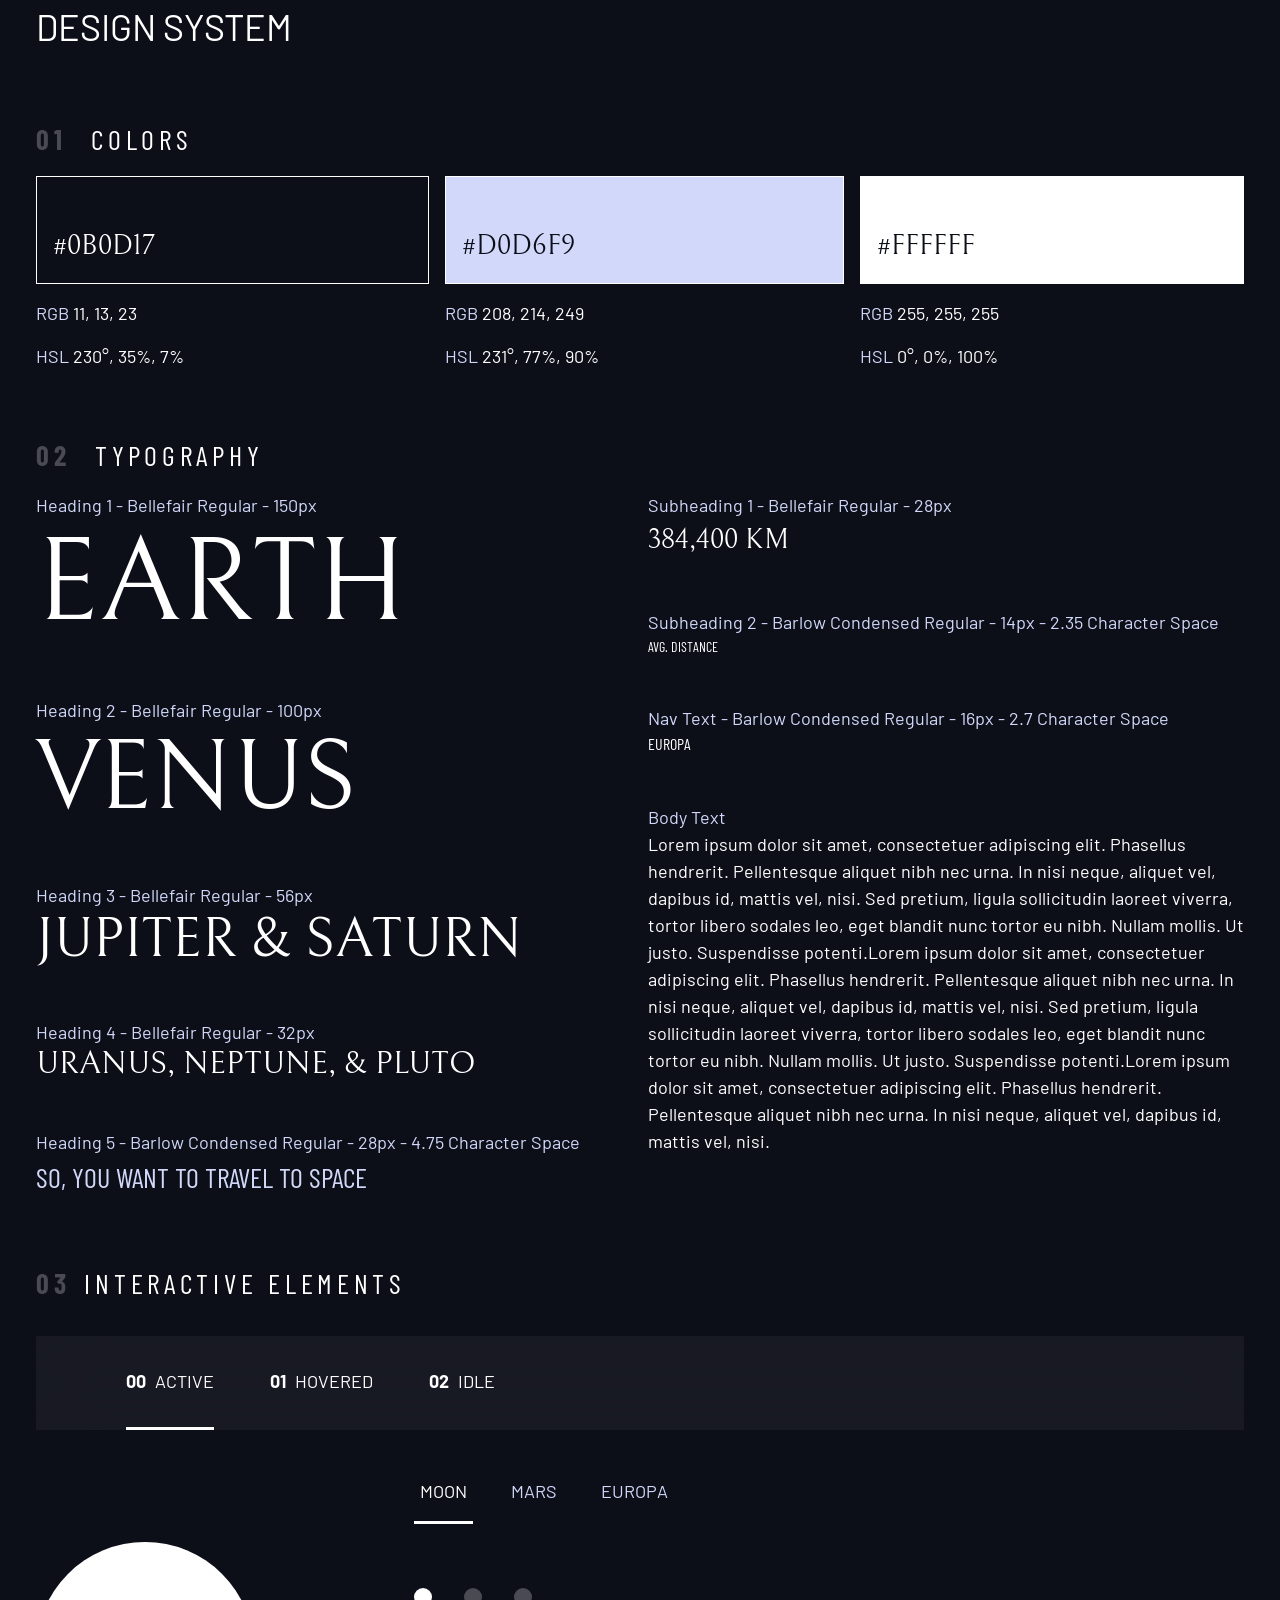
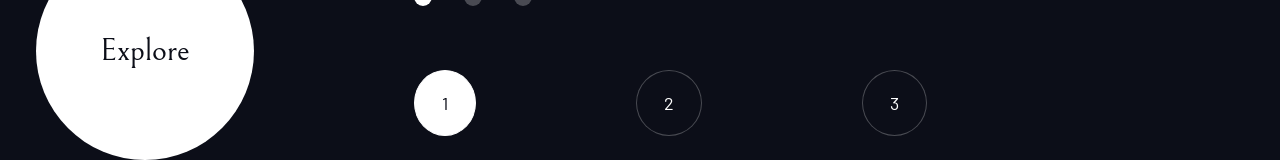
<file: design-system.html>
<!doctype html>
<html lang="en">
  <head>
    <meta charset="UTF-8" />
    <meta name="viewport" content="width=device-width, initial-scale=1.0" />
    <link rel="preconnect" href="https://fonts.googleapis.com" />
    <link rel="preconnect" href="https://fonts.gstatic.com" crossorigin />
    <link
      href="https://fonts.googleapis.com/css2?family=Barlow+Condensed:ital,wght@0,100;0,200;0,300;0,400;0,500;0,600;0,700;0,800;0,900;1,100;1,200;1,300;1,400;1,500;1,600;1,700;1,800;1,900&family=Barlow:ital,wght@0,100;0,200;0,300;0,400;0,500;0,600;0,700;0,800;0,900;1,100;1,200;1,300;1,400;1,500;1,600;1,700;1,800;1,900&family=Bellefair&display=swap"
      rel="stylesheet"
    />
    <link rel="stylesheet" href="index.css" />
    <title>Design Systems</title>
  </head>
  <body>
    <div class="wrapper">
      <h1 class="uppercase">Design system</h1>
      <section id="colors" class="flow" style="margin: 4rem 0">
        <h2 class="numbered-title"><span>01</span> colors</h2>
        <div class="flex">
          <div class="flow" style="flex-grow: 1">
            <div
              class="bg-dark text-white ff-serif fs-500"
              style="padding: 3rem 1rem 1rem; border: 1px solid white"
            >
              #0B0D17
            </div>
            <p><span class="text-accent">RGB</span> 11, 13, 23</p>
            <p><span class="text-accent">HSL</span> 230°, 35%, 7%</p>
          </div>
          <div class="flow" style="flex-grow: 1">
            <div
              class="bg-accent text-dark ff-serif fs-500"
              style="padding: 3rem 1rem 1rem; border: 1px solid white"
            >
              #D0D6F9
            </div>
            <p><span class="text-accent">RGB</span> 208, 214, 249</p>
            <p><span class="text-accent">HSL</span> 231°, 77%, 90%</p>
          </div>
          <div class="flow" style="flex-grow: 1">
            <div
              class="bg-white text-dark ff-serif fs-500"
              style="padding: 3rem 1rem 1rem; border: 1px solid white"
            >
              #FFFFFF
            </div>
            <p><span class="text-accent">RGB</span> 255, 255, 255</p>
            <p><span class="text-accent">HSL</span> 0°, 0%, 100%</p>
          </div>
        </div>
      </section>

      <section class="flow" id="typography" style="margin: 4rem 0">
        <h2 class="numbered-title"><span>02 </span>Typography</h2>
        <div class="flex">
          <div class="flow" style="flex-basis: 100%; --flow-space: 3rem">
            <div>
              <p class="text-accent">Heading 1 - Bellefair Regular - 150px</p>
              <p class="fs-900 ff-serif uppercase">Earth</p>
            </div>
            <div>
              <p class="text-accent">Heading 2 - Bellefair Regular - 100px</p>
              <p class="fs-800 ff-serif uppercase">Venus</p>
            </div>
            <div>
              <p class="text-accent">Heading 3 - Bellefair Regular - 56px</p>
              <p class="fs-700 ff-serif uppercase">Jupiter & Saturn</p>
            </div>
            <div>
              <p class="text-accent">Heading 4 - Bellefair Regular - 32px</p>
              <p class="fs-600 ff-serif uppercase">Uranus, Neptune, & Pluto</p>
            </div>
            <div>
              <p class="text-accent">
                Heading 5 - Barlow Condensed Regular - 28px - 4.75 Character
                Space
              </p>
              <p
                class="fs-500 ff-sans-cond uppercase letterspacing-1 text-accent"
              >
                So, you want to travel to space
              </p>
            </div>
          </div>

          <div class="flow" style="flex-basis: 100%; --flow-space: 3rem">
            <div>
              <p class="text-accent">Subheading 1 - Bellefair Regular - 28px</p>
              <p class="fs-500 ff-serif uppercase">384,400 km</p>
            </div>
            <div>
              <p class="text-accent">
                Subheading 2 - Barlow Condensed Regular - 14px - 2.35 Character
                Space
              </p>
              <p class="fs-200 ff-sans-cond uppercase letterspacing-3">
                Avg. Distance
              </p>
            </div>
            <div>
              <p class="text-accent">
                Nav Text - Barlow Condensed Regular - 16px - 2.7 Character Space
              </p>
              <p class="fs-300 ff-sans-cond uppercase letterspacing-2">
                Europa
              </p>
            </div>
            <div>
              <p class="text-accent">Body Text</p>
              <p class="fs-400 ff-sans-normal">
                Lorem ipsum dolor sit amet, consectetuer adipiscing elit.
                Phasellus hendrerit. Pellentesque aliquet nibh nec urna. In nisi
                neque, aliquet vel, dapibus id, mattis vel, nisi. Sed pretium,
                ligula sollicitudin laoreet viverra, tortor libero sodales leo,
                eget blandit nunc tortor eu nibh. Nullam mollis. Ut justo.
                Suspendisse potenti.Lorem ipsum dolor sit amet, consectetuer
                adipiscing elit. Phasellus hendrerit. Pellentesque aliquet nibh
                nec urna. In nisi neque, aliquet vel, dapibus id, mattis vel,
                nisi. Sed pretium, ligula sollicitudin laoreet viverra, tortor
                libero sodales leo, eget blandit nunc tortor eu nibh. Nullam
                mollis. Ut justo. Suspendisse potenti.Lorem ipsum dolor sit
                amet, consectetuer adipiscing elit. Phasellus hendrerit.
                Pellentesque aliquet nibh nec urna. In nisi neque, aliquet vel,
                dapibus id, mattis vel, nisi.
              </p>
            </div>
          </div>
        </div>
      </section>

      <section class="flow" id="interactive-elements">
        <h2 class="numbered-title"><span>03</span>Interactive elements</h2>

        <!-- Navigation -->
        <div>
          <nav aria-label="primary-navigation">
            <ul class="primary-navigation underline-indicators flex">
              <li class="active">
                <a href="#" class="uppercase text-white letterspacing-2"
                  ><span>00</span>Active</a
                >
              </li>
              <li>
                <a href="#" class="uppercase text-white letterspacing-2"
                  ><span>01</span>Hovered</a
                >
              </li>
              <li>
                <a href="#" class="uppercase text-white letterspacing-2"
                  ><span>02</span>Idle</a
                >
              </li>
            </ul>
          </nav>
        </div>

        <div class="flex" style="--gap: 10rem">
          <div style="margin-block-start: 5rem">
            <!-- explore button -->
            <a
              href="#"
              class="large-button bg-white text-dark uppercars ff-serif fs-600"
              >Explore</a
            >
          </div>

          <div class="flow" style="--flow-space: 4rem">
            <!-- Tabs -->
            <div class="tab-list underline-indicators flex">
              <button
                aria-selected="true"
                class="uppercase text-accent bg-dark letterspacing-2ff-sans-cond"
              >
                Moon
              </button>

              <button
                aria-selected="false"
                class="uppercase text-accent bg-dark letterspacing-2ff-sans-cond"
              >
                Mars
              </button>

              <button
                aria-selected="false"
                class="uppercase text-accent bg-dark letterspacing-2ff-sans-cond"
              >
                Europa
              </button>
            </div>

            <!-- Dots -->
            <div class="dot-indicators flex" style="--gap: 2rem">
              <button aria-selected="true">
                <span class="sr-only">Slide title</span>
              </button>
              <button aria-selected="false">
                <span class="sr-only">Slide title</span>
              </button>
              <button aria-selected="false">
                <span class="sr-only">Slide title</span>
              </button>
            </div>

            <!-- Numbers -->
            <div class="number-indicators flex">
              <button class="bg-dark text-white" aria-selected="true">1</button>

              <button class="bg-dark text-white" aria-selected="false">
                2
              </button>

              <button class="bg-dark text-white" aria-selected="false">
                3
              </button>
            </div>
          </div>
        </div>
      </section>
    </div>

    <script src="index.js"></script>
  </body>
</html>
</file>
<file: index.css>
/*----------------------------------*/
/* Custom properties                */
/*----------------------------------*/
:root {
  /* colors */
  --clr-dark: 230 35% 7%;
  --clr-light: 231 77% 90%;
  --clr-white: 0 0% 100%;

  /* font-sizes */
  /* font-sizes */
  --fs-900: clamp(5rem, 8vw + 1rem, 9.375rem);
  --fs-800: 3.5rem;
  --fs-700: 1.5rem;
  --fs-600: 1rem;
  --fs-500: 1.75rem;
  --fs-400: 0.9375rem;
  --fs-300: 1rem;
  --fs-200: 0.875rem;

  @media (width > 35em) {
    --fs-800: 5rem;
    --fs-700: 2.5rem;
    --fs-600: 1.5rem;
    --fs-400: 1rem;
  }

  @media (width > 45em) {
    --fs-800: 6.25rem;
    --fs-700: 3.5rem;
    --fs-600: 2rem;
    --fs-400: 1.125rem;
  }

  /* font-families */
  --ff-serif: 'Bellefair';
  --ff-sans-cond: 'Barlow Condensed', sans-serif;
  --ff-sans-normal: 'Barlow', sans-serif;
}

/*----------------------------------*/
/* Reset                            */
/*----------------------------------*/

/* Box Sizing */
*,
*::before,
*::after {
  box-sizing: border-box;
}

/* Reset margins */
body,
h1,
h2,
h3,
h4,
h5,
p,
figure,
picture {
  margin: 0;
}

h1,
h2,
h3,
h4,
h5,
h6,
p {
  font-weight: 400;
}

/* Set up the body */
body {
  font-family: var(--ff-sans-normal);
  font-size: var(--fs-400);
  background-color: hsl(var(--clr-dark));
  color: hsl(var(--clr-white));
  line-height: 1.5;
  min-block-size: 100svh;
  display: grid;
  grid-template-rows: min-content 1fr;
  overflow-x: hidden;
}

/* Image max-size */
img,
picture {
  max-inline-size: 100%;
  display: block;
}

/* Make form elements easier to work with */
input,
button,
textarea,
select {
  font: inherit;
}

/* Remove animations for people who've turned them off */
@media (prefers-reduced-motion: reduce) {
  *,
  *::before,
  *::after {
    animation-duration: 0.01ms !important;
    animation-iteration-count: 1 !important;
    transition-duration: 0.01ms !important;
    scroll-behavior: auto !important;
  }
}

/*----------------------------------*/
/* Utility classes                  */
/*----------------------------------*/

/* General */

.flex {
  display: flex;
  gap: var(--gap, 1rem);
}

.grid {
  display: grid;
  gap: var(--gap, 1rem);
}

.flow > *:where(:not(:first-child)) {
  margin-block-start: var(--flow-space, 1rem);
  /* border: 1px solid red; */
}

.d-block {
  display: block;
}

.wrapper {
  padding-inline: 2em;
  margin-inline: auto;
  max-inline-size: 80rem;
}

.grid-wrapper {
  text-align: center;
  display: grid;
  place-items: center;
  padding-inline: 1rem;

  & * {
    max-inline-size: 50ch;
  }

  @media (width > 45rem) {
    text-align: start;
    column-gap: var(--wrapper-gap, 2rem);
    grid-template-columns: minmax(1rem, 1fr) repeat(2, minmax(0, 40rem)) minmax(
        1rem,
        1fr
      );

    & > *:first-child {
      grid-column: 2;
    }

    & > *:last-child {
      grid-column: 3;
    }

    &.grid-wrapper--home {
      padding-block-end: max(6rem, 20svh);
      align-items: end;
    }
  }
}

/* Don't show elements ment for screen readers */
.sr-only {
  position: absolute;
  inline-size: 1px;
  block-size: 1px;
  padding: 0;
  margin: -1px;
  overflow: hidden;
  clip: rect(0, 0, 0, 0);
  white-space: nowrap;
  border: 0;
}

.skip-to-content {
  position: absolute;
  z-index: 9999;
  background-color: hsl(var(--clr-white));
  color: hsl(var(--clr-dark));
  padding: 0.5em 1em;
  margin-inline: auto;
  transform: translateY(-100%);
  transition: transform 250ms ease;

  &:focus-visible {
    transform: translateY(0);
  }
}

/* Colors */

/* Background */
.bg-dark {
  background-color: hsl(var(--clr-dark));
}

.bg-accent {
  background-color: hsl(var(--clr-light));
}

.bg-white {
  background-color: hsl(var(--clr-white));
}

/* Font */

.text-dark {
  color: hsl(var(--clr-dark));
}

.text-accent {
  color: hsl(var(--clr-light));
}

.text-white {
  color: hsl(var(--clr-white));
}

.light-blue-alpha {
  background-color: hsl(var(--clr-light) / 0.2);
}

/* typography */
.ff-serif {
  font-family: var(--ff-serif);
}

.ff-sans-cond {
  font-family: var(--ff-sans-cond);
}

.ff-sans-normal {
  font-family: var(--ff-sans-normal);
}

.letter-spacing-1 {
  letter-spacing: 4.75px;
}
.letter-spacing-2 {
  letter-spacing: 2.7px;
}
.letter-spacing-3 {
  letter-spacing: 2.35px;
}

.uppercase {
  text-transform: uppercase;
}

.fs-900 {
  font-size: var(--fs-900);
}
.fs-800 {
  font-size: var(--fs-800);
}
.fs-700 {
  font-size: var(--fs-700);
}
.fs-600 {
  font-size: var(--fs-600);
}
.fs-500 {
  font-size: var(--fs-500);
}
.fs-400 {
  font-size: var(--fs-400);
}
.fs-300 {
  font-size: var(--fs-300);
}
.fs-200 {
  font-size: var(--fs-200);
}

.fs-900,
.fs-800,
.fs-700,
.fs-600 {
  line-height: 1.1;
}

.numbered-title {
  font-family: var(--ff-sans-cond);
  font-size: var(--fs-500);
  text-transform: uppercase;
  letter-spacing: 4.72px;

  span {
    margin-inline-end: 0.5em;
    font-weight: 700;
    color: hsl(var(--clr-white) / 0.25);
  }
}

/*----------------------------------*/
/* Component Classes                */
/*----------------------------------*/

.large-button {
  display: inline-grid;
  font-size: 2rem;
  position: relative;
  z-index: 1;
  padding: 0 2em;
  aspect-ratio: 1;
  place-items: center;
  text-decoration: none;
  border-radius: 50%;

  &::after {
    content: '';
    position: absolute;
    z-index: -1;
    inline-size: 100%;
    block-size: 100%;
    background: hsl(var(--clr-white) / 0.15);
    border-radius: inherit;
    opacity: 0;
    transition:
      opacity 500ms linear,
      transform 750ms ease-in-out;
  }

  &:is(:hover, :focus-visible)::after {
    opacity: 1;
    transform: scale(1.5);
  }
}

/* primary-header */
.primary-header {
  justify-content: space-between;
  align-items: center;

  @media (width > 45rem) {
    &::after {
      content: '';
      display: block;
      position: relative;
      height: 1px;
      background: hsl(var(--clr-white) / 0.25);
      margin-inline-end: -2.5rem;
      inline-size: 100%;
      order: 1;
    }
  }

  & nav {
    order: 2;
  }
}

.logo {
  margin: 1.5rem clamp(1.5rem, 5vw, 3.5rem);
}

.primary-navigation {
  gap: clamp(1.5rem, 5vw, 3.5rem);
  --underline-gap: 2rem;
  list-style: none;
  padding: 0;
  margin: 0;
  background-color: hsl(var(--clr-dark) / 0.9);

  @supports (backdrop-filter: blur(1rem)) {
    background-color: hsl(var(--clr-white) / 0.05);
    backdrop-filter: blur(2rem);
  }

  @media (width >= 35rem) {
    padding-inline: clamp(3rem, 7vw, 7rem);
  }

  @media (width >= 45rem) {
    margin-block: 2rem;
  }

  @media (width > 35rem) and (width < 45rem) {
    & a > span {
      display: none;
    }
  }

  @media (width < 35rem) {
    --underline-gap: 0.5rem;
    flex-direction: column;
    position: fixed;
    z-index: 1000;
    inset: 0 0 0 20%;
    padding: min(20rem, 15vh) 2rem;
    transform: translateX(100%);
    transition: transform 500ms ease-in-out;

    &.underline-indicators > .active {
      border: 0;
    }

    &[data-visible='true'] {
      transform: translateX(0);
    }
  }

  a {
    text-decoration: none;

    & > span {
      font-weight: 700;
      margin-inline-end: 0.5em;
    }
  }
}

.mobile-nav-toggle {
  display: none;

  @media (width < 35rem) {
    display: block;
    position: absolute;
    z-index: 2000;
    top: 2rem;
    right: 1rem;
    background-color: transparent;
    border: 0;
    background-image: url('./assets/shared/icon-hamburger.svg');
    background-repeat: no-repeat;
    background-position: center;
    block-size: 1.5rem;
    aspect-ratio: 1;
  }

  &[aria-expanded='true'] {
    background-image: url('./assets/shared/icon-close.svg');
  }

  &:is(:focus-visible) {
    outline: 2px solid lightblue;
    outline-offset: 5px;
  }
}

.underline-indicators > * {
  cursor: pointer;
  padding-block: var(--underline-gap, 1rem);
  border: 0;
  border-block-end: 0.2rem solid hsl(var(--clr-white) / 0);

  &:is(:hover, :focus-visible) {
    border-color: hsl(var(--clr-white) / 0.5);
  }

  &.active,
  &[aria-selected='true'] {
    color: hsl(var(--clr-white));
    border-color: hsl(var(--clr-white) / 1);
  }
}

.tab-list {
  --gap: 2rem;
}

.dot-indicators > * {
  cursor: pointer;
  border: 0;
  border-radius: 50%;
  padding: 0.5em;
  background-color: hsl(var(--clr-white) / 0.25);

  &:is(:hover, :focus-visible) {
    background-color: hsl(var(--clr-white) / 0.5);
  }

  &[aria-selected='true'] {
    background-color: hsl(var(--clr-white) / 1);
  }
}

.number-indicators > * {
  cursor: pointer;
  border: 1px solid hsl(var(--clr-white) / 0.25);
  border-radius: 50%;
  padding: 0 1.5em;
  aspect-ratio: 1;

  &:is(:hover, :focus-visible) {
    border-color: hsl(var(--clr-white) / 0.5);
  }

  &[aria-selected='true'] {
    border-color: hsl(var(--clr-white) / 1);
    background: hsl(var(--clr-white));
    color: hsl(var(--clr-dark));
  }
}

/*----------------------------------*/
/* Page speciffic background images */
/*----------------------------------*/

body {
  background-size: cover;
  background-position: bottom center;
}

/* home */
.home {
  background-image: url('./assets/home/background-home-mobile.jpg');

  @media (width > 35em) {
    background-image: url('./assets/home/background-home-tablet.jpg');
  }

  @media (width > 45em) {
    background-image: url('./assets/home/background-home-desktop.jpg');
  }
}
</file>
